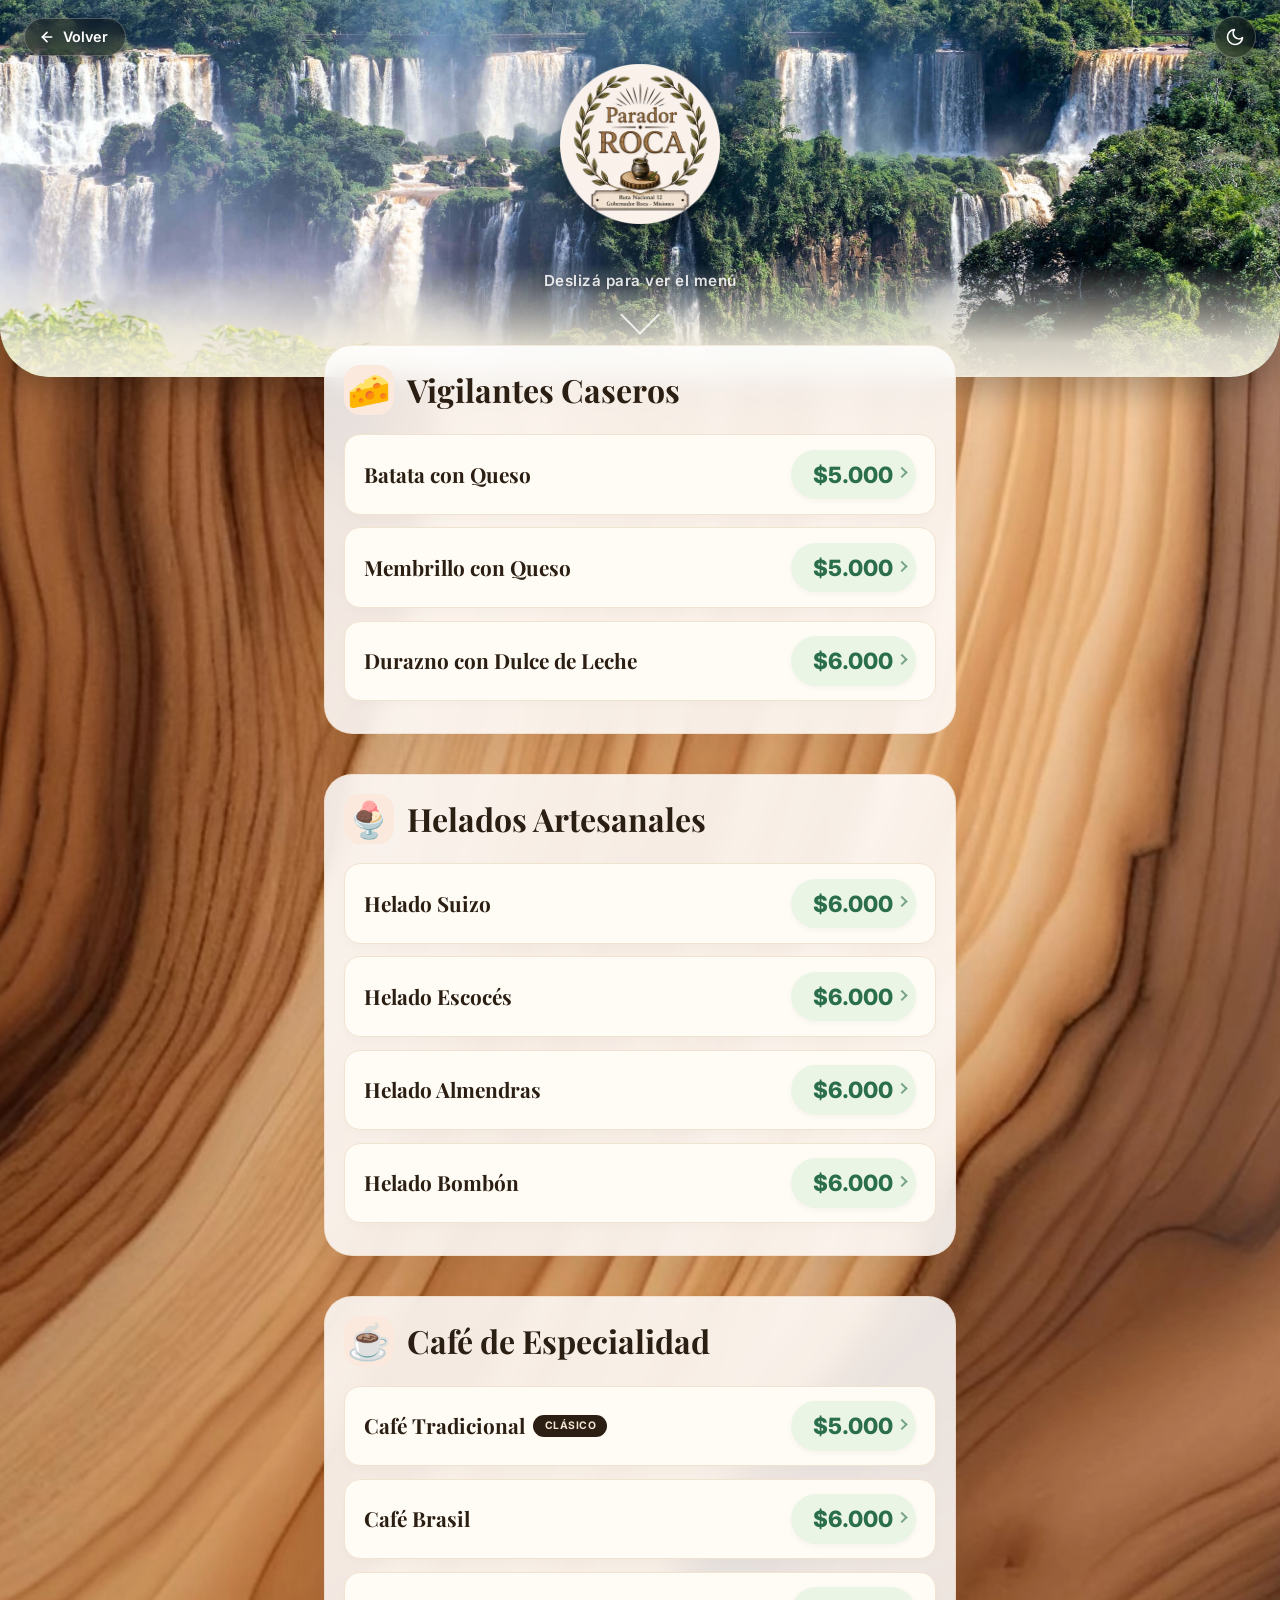
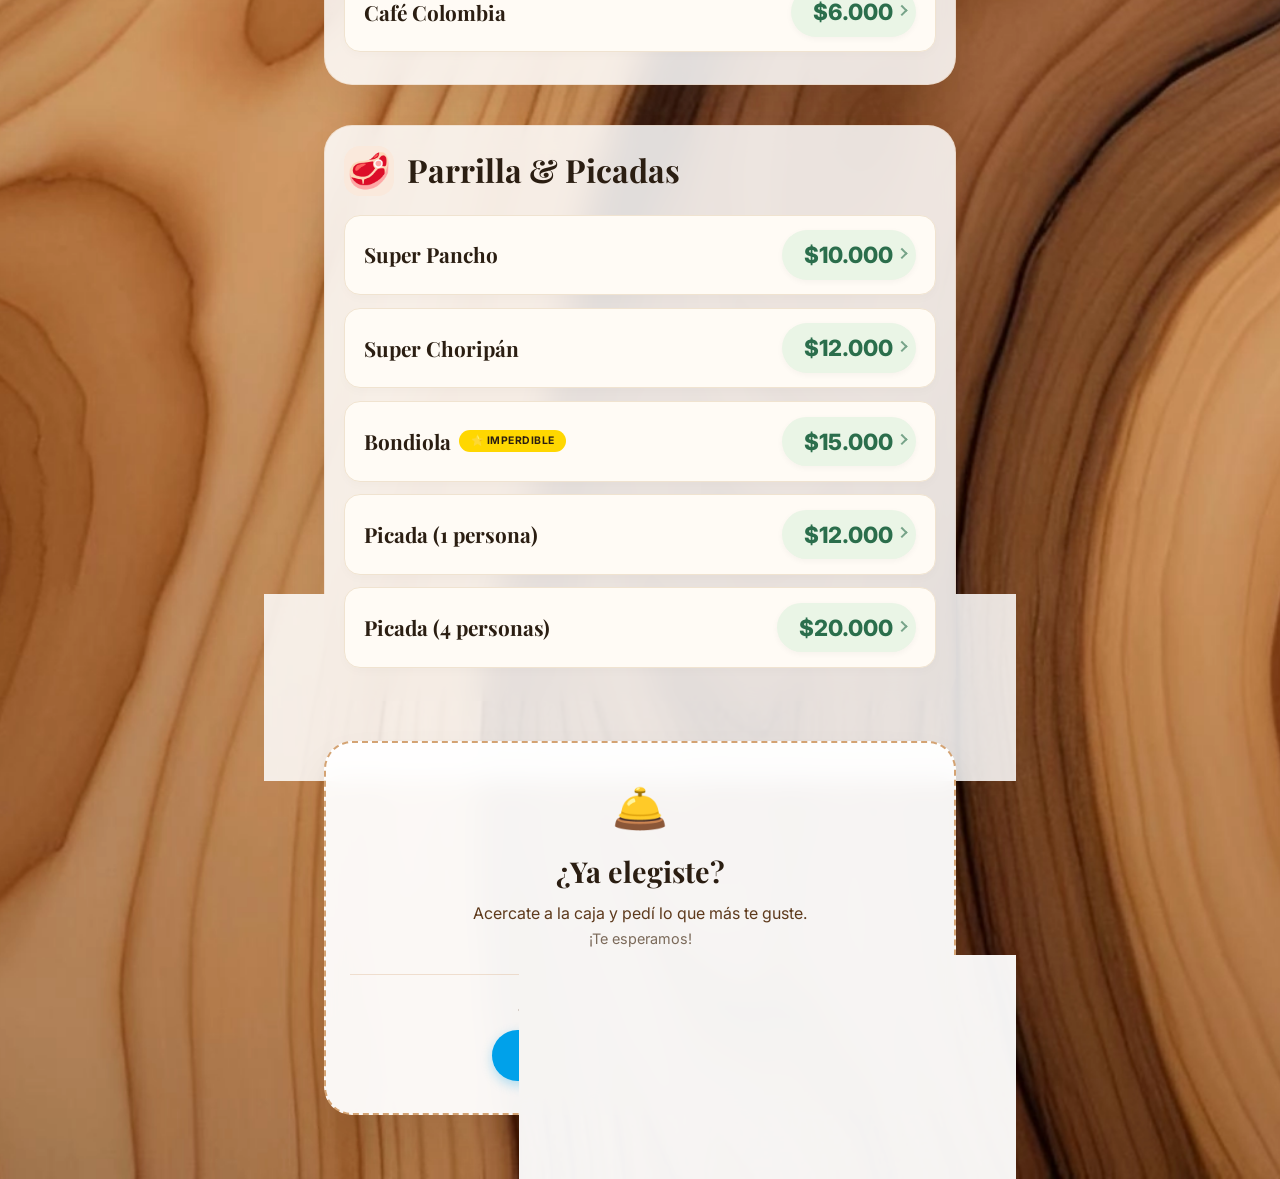
<file: menu/menu.html>
<!DOCTYPE html>
<html lang="es">
<head>
    <meta charset="UTF-8">
    <script>
        // Anti-flash: aplicar tema ANTES de pintar la página
        // Comparte la misma clave 'paradorTheme' que la home → sincronizado
        (function() {
            try {
                var saved = localStorage.getItem('paradorTheme');
                var prefersDark = window.matchMedia('(prefers-color-scheme: dark)').matches;
                var theme = (saved === 'dark' || saved === 'light')
                    ? saved
                    : (prefersDark ? 'dark' : 'light');
                document.documentElement.setAttribute('data-theme', theme);
            } catch (e) {
                document.documentElement.setAttribute('data-theme', 'light');
            }
        })();
    </script>
    <meta name="viewport" content="width=device-width, initial-scale=1.0, maximum-scale=5.0, viewport-fit=cover, user-scalable=yes">
    <meta name="description" content="Carta digital de Parador Roca. Vigilantes, helados artesanales, café de especialidad y parrilla. Pagá fácil con Mercado Pago.">
    <meta name="theme-color" content="#5e3a1c">
    <meta name="apple-mobile-web-app-capable" content="yes">
    <meta name="apple-mobile-web-app-status-bar-style" content="black-translucent">
    <title>Parador Roca · Carta Digital</title>

    <link rel="icon" type="image/x-icon" href="img/favicon.ico">
    <link rel="apple-touch-icon" href="img/apple-touch-icon.png">

    <link rel="preload" href="img/hero-bg.webp" as="image" fetchpriority="high">
    <link rel="preload" href="img/logo.webp" as="image">

    <link rel="preconnect" href="https://fonts.googleapis.com">
    <link rel="preconnect" href="https://fonts.gstatic.com" crossorigin>
    <link href="https://fonts.googleapis.com/css2?family=Playfair+Display:wght@700;900&family=Inter:wght@400;600;700&display=swap" rel="stylesheet">

    <style>
        html {
            -webkit-text-size-adjust: 100%;
            scroll-behavior: smooth;
            overflow-x: hidden;
        }

        * {
            margin: 0;
            padding: 0;
            box-sizing: border-box;
            -webkit-tap-highlight-color: transparent;
            -webkit-font-smoothing: antialiased;
            -moz-osx-font-smoothing: grayscale;
        }

        /* =========================================================
           TEMA CLARO (por defecto)
           ========================================================= */
        :root {
            --texto: #2b1e12;
            --verde: #2b6e4c;
            --dorado: #d4a373;
            --fondo-body: #f5efe0;
            --fondo-section: rgba(255, 255, 255, 0.85);
            --fondo-section-solid: rgba(255, 255, 255, 0.95);
            --fondo-item: #fffbf5;
            --fondo-item-hover: #fff6ed;
            --fondo-item-active: #fff6ed;
            --borde-item: #f0e3d0;
            --fondo-icon: #fae9dc;
            --fondo-precio: #eaf5e6;
            --fondo-precio-active: #d4ead5;
            --precio-texto: #2b6e4c;
            --texto-secundario: #5e3a1c;
            --texto-muted: #7b6a5a;
            --badge-clasico-bg: #2b1e12;
            --badge-clasico-texto: #f5e6d3;
            --hero-fade: linear-gradient(to bottom, transparent 0%, rgba(245,239,224,0.85) 70%, rgba(245,239,224,0.95) 100%);

            --sombra-suave: 0 20px 40px rgba(0,0,0,0.06);
            --borde-radio: clamp(20px, 5vw, 28px);
            --item-padding: clamp(0.8rem, 3vw, 1.2rem);
            --safe-bottom: env(safe-area-inset-bottom, 0px);
        }

        /* =========================================================
           TEMA OSCURO
           ========================================================= */
        [data-theme="dark"] {
            --texto: #f0e6dc;
            --verde: #4fa876;
            --dorado: #e0b585;
            --fondo-body: #1a1410;
            --fondo-section: rgba(37, 32, 24, 0.88);
            --fondo-section-solid: rgba(37, 32, 24, 0.97);
            --fondo-item: #2a2218;
            --fondo-item-hover: #332a1e;
            --fondo-item-active: #332a1e;
            --borde-item: #3a2f24;
            --fondo-icon: #332a1e;
            --fondo-precio: rgba(79, 168, 118, 0.18);
            --fondo-precio-active: rgba(79, 168, 118, 0.28);
            --precio-texto: #6fd39a;
            --texto-secundario: #c4b0a0;
            --texto-muted: #8a7565;
            --badge-clasico-bg: #f0e6dc;
            --badge-clasico-texto: #2b1e12;
            --hero-fade: linear-gradient(to bottom, transparent 0%, rgba(26,20,16,0.85) 70%, rgba(26,20,16,0.95) 100%);

            --sombra-suave: 0 20px 40px rgba(0,0,0,0.4);
        }

        /* Transición suave al cambiar de tema */
        html.theme-transition,
        html.theme-transition *,
        html.theme-transition *::before,
        html.theme-transition *::after {
            transition: background-color 0.35s ease,
                        color 0.35s ease,
                        border-color 0.35s ease,
                        box-shadow 0.35s ease !important;
            transition-delay: 0s !important;
        }

        body {
            font-family: 'Inter', -apple-system, BlinkMacSystemFont, 'Segoe UI', sans-serif;
            background: url('img/fondo.webp') center/cover scroll;
            background-color: var(--fondo-body);
            color: var(--texto);
            line-height: 1.5;
            min-height: 100vh;
            min-height: -webkit-fill-available;
            padding-bottom: calc(2rem + var(--safe-bottom));
            overflow-x: hidden;
            -webkit-overflow-scrolling: touch;
            position: relative;
            transition: background-color 0.3s ease, color 0.3s ease;
        }

        /* ===================== Hero ===================== */
        .hero {
            position: relative;
            background: url('img/hero-bg.webp') center/cover no-repeat;
            background-color: #5e3a1c;
            color: white;
            padding: clamp(2.5rem, 10vw, 4rem) 1.5rem 3rem;
            text-align: center;
            border-bottom-left-radius: clamp(30px, 8vw, 50px);
            border-bottom-right-radius: clamp(30px, 8vw, 50px);
            z-index: 1;
            box-shadow: 0 15px 30px rgba(0,0,0,0.25);
            overflow: hidden;
        }

        [data-theme="dark"] .hero {
            background-color: #1f1814;
        }

        .hero::after {
            content: "";
            position: absolute;
            bottom: 0;
            left: 0;
            width: 100%;
            height: 30%;
            background: var(--hero-fade);
            z-index: 0;
            pointer-events: none;
            transition: background 0.3s ease;
        }

        /* ===================== Botones flotantes (Volver + Tema) ===================== */
        .top-actions {
            position: absolute;
            top: max(1rem, env(safe-area-inset-top, 0px));
            left: clamp(0.8rem, 3vw, 1.5rem);
            right: clamp(0.8rem, 3vw, 1.5rem);
            z-index: 10;
            display: flex;
            align-items: center;
            justify-content: space-between;
            gap: 0.5rem;
            pointer-events: none;
        }
        .top-actions > * {
            pointer-events: auto;
        }

        .back-button {
            display: inline-flex;
            align-items: center;
            gap: 0.45rem;
            padding: 0.6rem 1.1rem 0.6rem 0.9rem;
            background: rgba(0, 0, 0, 0.4);
            backdrop-filter: blur(10px);
            -webkit-backdrop-filter: blur(10px);
            color: #fff;
            text-decoration: none;
            font-family: 'Inter', sans-serif;
            font-weight: 600;
            font-size: clamp(0.8rem, 3vw, 0.9rem);
            border-radius: 50px;
            border: 1px solid rgba(255, 255, 255, 0.25);
            box-shadow: 0 4px 12px rgba(0, 0, 0, 0.25);
            transition: background 0.25s ease, transform 0.15s ease;
            -webkit-tap-highlight-color: transparent;
            touch-action: manipulation;
            cursor: pointer;
            line-height: 1;
        }
        @supports not ((backdrop-filter: blur(10px)) or (-webkit-backdrop-filter: blur(10px))) {
            .back-button { background: rgba(0, 0, 0, 0.65); }
        }
        .back-button svg {
            flex-shrink: 0;
            transition: transform 0.2s ease;
        }
        .back-button:hover,
        .back-button:focus-visible {
            background: rgba(0, 0, 0, 0.65);
            outline: none;
        }
        .back-button:hover svg {
            transform: translateX(-2px);
        }
        .back-button:active {
            transform: scale(0.96);
        }
        @media (hover: hover) and (pointer: fine) {
            .back-button:hover {
                background: rgba(0, 0, 0, 0.65);
            }
        }

        /* Botón de tema */
        .theme-toggle {
            display: flex;
            align-items: center;
            justify-content: center;
            width: 42px;
            height: 42px;
            border-radius: 50%;
            background: rgba(0, 0, 0, 0.4);
            backdrop-filter: blur(10px);
            -webkit-backdrop-filter: blur(10px);
            border: 1px solid rgba(255, 255, 255, 0.25);
            color: #fff;
            cursor: pointer;
            box-shadow: 0 4px 12px rgba(0, 0, 0, 0.25);
            transition: background 0.25s ease, transform 0.15s ease;
            -webkit-tap-highlight-color: transparent;
            touch-action: manipulation;
            flex-shrink: 0;
            padding: 0;
        }
        @supports not ((backdrop-filter: blur(10px)) or (-webkit-backdrop-filter: blur(10px))) {
            .theme-toggle { background: rgba(0, 0, 0, 0.65); }
        }
        .theme-toggle:hover,
        .theme-toggle:focus-visible {
            background: rgba(0, 0, 0, 0.65);
            outline: none;
        }
        .theme-toggle:focus-visible {
            outline: 2px solid #fff;
            outline-offset: 2px;
        }
        .theme-toggle:active {
            transform: scale(0.96);
        }
        .theme-toggle svg {
            width: 20px;
            height: 20px;
            transition: transform 0.45s cubic-bezier(0.34, 1.56, 0.64, 1);
        }
        .theme-toggle .icon-sun { display: none; }
        .theme-toggle .icon-moon { display: block; }
        [data-theme="dark"] .theme-toggle .icon-sun { display: block; }
        [data-theme="dark"] .theme-toggle .icon-moon { display: none; }
        .theme-toggle:hover svg { transform: rotate(20deg); }

        .hero-content {
            position: relative;
            z-index: 2;
            max-width: 500px;
            margin: 0 auto;
        }

        .logo-hero {
            width: clamp(110px, 30vw, 160px);
            height: auto;
            margin-bottom: 2.5rem;
            filter: drop-shadow(0 8px 16px rgba(0,0,0,0.5));
        }

        .scroll-indicator {
            display: flex;
            flex-direction: column;
            align-items: center;
            gap: 0.5rem;
            opacity: 0.9;
            animation: float 2s ease-in-out infinite;
        }

        .scroll-text {
            font-size: 0.95rem;
            font-weight: 600;
            letter-spacing: 0.5px;
            color: rgba(255,255,255,0.95);
            text-shadow: 0 2px 6px rgba(0,0,0,0.5);
        }

        .scroll-arrow {
            width: 28px;
            height: 28px;
            border-left: 2px solid white;
            border-bottom: 2px solid white;
            transform: rotate(-45deg);
            opacity: 0.9;
        }

        @keyframes float {
            0%, 100% { transform: translateY(0); }
            50% { transform: translateY(6px); }
        }

        .container {
            max-width: 680px;
            margin: -2rem auto 0;
            padding: 0 clamp(0.8rem, 3vw, 1.5rem);
            position: relative;
            z-index: 2;
        }

        .section {
            background: var(--fondo-section);
            backdrop-filter: blur(12px);
            -webkit-backdrop-filter: blur(12px);
            border-radius: var(--borde-radio);
            padding: var(--item-padding);
            margin-bottom: clamp(1.5rem, 4vw, 2.5rem);
            box-shadow: var(--sombra-suave);
            border: 1px solid rgba(212,163,115,0.2);
            transition: background 0.3s ease, border-color 0.3s ease, box-shadow 0.3s ease;
        }
        [data-theme="dark"] .section {
            border-color: rgba(224, 181, 133, 0.15);
        }

        .section-header {
            display: flex;
            align-items: center;
            gap: 0.8rem;
            margin-bottom: 1.2rem;
        }

        .section-icon {
            font-size: clamp(1.8rem, 5vw, 2.2rem);
            background: var(--fondo-icon);
            width: clamp(40px, 10vw, 50px);
            height: clamp(40px, 10vw, 50px);
            border-radius: 16px;
            display: flex;
            align-items: center;
            justify-content: center;
            flex-shrink: 0;
            transition: background 0.3s ease;
        }

        .section-title {
            font-family: 'Playfair Display', serif;
            font-size: clamp(1.6rem, 6vw, 2rem);
            font-weight: 700;
            color: var(--texto);
            line-height: 1.2;
            transition: color 0.3s ease;
        }

        .item-no-img {
            background: var(--fondo-item);
            border-radius: 16px;
            padding: 0.9rem 1.2rem;
            margin-bottom: 0.8rem;
            display: flex;
            align-items: center;
            justify-content: space-between;
            flex-wrap: wrap;
            gap: 0.5rem;
            box-shadow: 0 4px 10px rgba(0,0,0,0.02);
            border: 1px solid var(--borde-item);
            transition: all 0.25s ease;
            animation: fadeUp 0.5s ease forwards;
            opacity: 0;
            touch-action: manipulation;
            user-select: none;
            -webkit-user-select: none;
        }

        .item-no-img:active {
            background: var(--fondo-item-active);
            border-color: var(--dorado);
            transform: scale(0.98);
            box-shadow: 0 8px 15px rgba(0,0,0,0.05);
        }

        @media (hover: hover) {
            .item-no-img:hover {
                background: var(--fondo-item-hover);
                border-color: var(--dorado);
                transform: translateX(4px);
                box-shadow: 0 8px 15px rgba(0,0,0,0.05);
            }
        }

        .item-name {
            font-family: 'Playfair Display', serif;
            font-weight: 700;
            font-size: clamp(1rem, 3.5vw, 1.3rem);
            display: flex;
            align-items: center;
            gap: 0.5rem;
            flex-wrap: wrap;
            pointer-events: none;
            color: var(--texto);
            transition: color 0.3s ease;
        }

        .item-price {
            font-weight: 800;
            font-size: clamp(1rem, 3.5vw, 1.4rem);
            color: var(--precio-texto);
            background: var(--fondo-precio);
            padding: 0.5rem 1.4rem;
            border-radius: 30px;
            white-space: nowrap;
            flex-shrink: 0;
            transition: transform 0.15s ease, background 0.2s ease, color 0.3s ease;
            box-shadow: 0 2px 6px rgba(0,0,0,0.04);
            touch-action: manipulation;
            position: relative;
            cursor: pointer;
            outline: none;
            min-width: 80px;
            text-align: center;
        }

        .item-price:focus-visible {
            outline: 2px solid var(--verde);
            outline-offset: 2px;
        }

        .item-price::after {
            content: "";
            position: absolute;
            right: 0.6rem;
            top: 50%;
            width: 6px;
            height: 6px;
            border-right: 2px solid var(--precio-texto);
            border-bottom: 2px solid var(--precio-texto);
            transform: translateY(-70%) rotate(-45deg);
            opacity: 0.6;
            transition: opacity 0.2s, border-color 0.3s;
        }

        .item-price:active {
            transform: scale(0.95);
            background: var(--fondo-precio-active);
        }

        .badge {
            font-size: 0.65rem;
            font-weight: 700;
            text-transform: uppercase;
            letter-spacing: 0.5px;
            padding: 0.2rem 0.7rem;
            border-radius: 20px;
            font-family: 'Inter', -apple-system, sans-serif;
            white-space: nowrap;
            pointer-events: none;
        }
        .badge-star { background: #ffd700; color: #2b1e12; }
        .badge-clasico { background: var(--badge-clasico-bg); color: var(--badge-clasico-texto); transition: background 0.3s ease, color 0.3s ease; }

        .order-section {
            text-align: center;
            background: var(--fondo-section-solid);
            backdrop-filter: blur(12px);
            -webkit-backdrop-filter: blur(12px);
            border-radius: var(--borde-radio);
            padding: 2rem 1.5rem;
            margin-bottom: 2rem;
            box-shadow: var(--sombra-suave);
            border: 2px dashed var(--dorado);
            scroll-margin-top: 2rem;
            transition: background 0.3s ease, border-color 0.3s ease;
        }

        .order-icon {
            font-size: 2.8rem;
            margin-bottom: 0.5rem;
            display: inline-block;
            animation: bellRing 2s ease-in-out infinite;
            transform-origin: top center;
        }

        @keyframes bellRing {
            0%, 100% { transform: rotate(0); }
            10% { transform: rotate(10deg); }
            20% { transform: rotate(-10deg); }
            30% { transform: rotate(8deg); }
            40% { transform: rotate(-8deg); }
            50% { transform: rotate(5deg); }
            60% { transform: rotate(-5deg); }
            70% { transform: rotate(2deg); }
            80% { transform: rotate(-2deg); }
            90% { transform: rotate(0); }
        }

        .order-title {
            font-family: 'Playfair Display', serif;
            font-size: clamp(1.4rem, 5vw, 1.8rem);
            font-weight: 700;
            color: var(--texto);
            margin-bottom: 0.5rem;
            transition: color 0.3s ease;
        }

        .order-text {
            font-size: 1rem;
            color: var(--texto-secundario);
            margin-bottom: 0.2rem;
            transition: color 0.3s ease;
        }

        .order-hint {
            font-size: 0.9rem;
            color: var(--texto-muted);
            transition: color 0.3s ease;
        }

        .payment-option {
            margin-top: 1.5rem;
            padding-top: 1.2rem;
            border-top: 1px solid rgba(212,163,115,0.3);
        }

        .payment-text {
            font-size: 0.95rem;
            color: var(--texto-secundario);
            margin-bottom: 0.8rem;
            font-weight: 500;
            transition: color 0.3s ease;
        }

        .btn-mercadopago {
            display: inline-flex;
            align-items: center;
            justify-content: center;
            gap: 0.6rem;
            background: #00a1ea;
            color: white;
            padding: 0.85rem 2.2rem;
            border-radius: 50px;
            font-weight: 700;
            text-decoration: none;
            font-size: 1rem;
            box-shadow: 0 4px 12px rgba(0,161,234,0.3);
            transition: background 0.3s ease, transform 0.2s ease;
            touch-action: manipulation;
            min-height: 48px;
        }

        .btn-mercadopago:active {
            background: #008cc9;
            transform: scale(0.97);
        }

        @media (hover: hover) {
            .btn-mercadopago:hover {
                background: #008cc9;
                transform: scale(1.02);
            }
        }

        .mp-logo {
            width: 24px;
            height: 24px;
            flex-shrink: 0;
        }

        @media (max-width: 400px) {
            .item-no-img {
                flex-direction: column;
                align-items: flex-start;
            }
            .item-price {
                align-self: flex-end;
                margin-top: 0.2rem;
            }
        }

        @media (max-width: 320px) {
            .item-price {
                padding: 0.4rem 1rem;
                font-size: 0.9rem;
            }
            .btn-mercadopago {
                padding: 0.7rem 1.5rem;
                font-size: 0.9rem;
            }
            .theme-toggle {
                width: 38px;
                height: 38px;
            }
            .theme-toggle svg {
                width: 18px;
                height: 18px;
            }
        }

        @supports (-webkit-touch-callout: none) {
            .section,
            .order-section {
                backdrop-filter: none;
                -webkit-backdrop-filter: none;
                background: var(--fondo-section-solid);
            }
        }

        @keyframes fadeUp {
            from { opacity: 0; transform: translateY(10px); }
            to { opacity: 1; transform: translateY(0); }
        }

        img {
            max-width: 100%;
            height: auto;
        }

        @media (prefers-reduced-motion: reduce) {
            *, *::before, *::after {
                animation-duration: 0.01ms !important;
                animation-iteration-count: 1 !important;
                transition-duration: 0.01ms !important;
                scroll-behavior: auto !important;
            }
            .item-no-img { opacity: 1; }
            html.theme-transition,
            html.theme-transition * {
                transition: none !important;
            }
        }
    </style>
</head>
<body>
    <header class="hero">
        <div class="top-actions">
            <a href="../index.html" class="back-button" aria-label="Volver a la página principal">
                <svg width="16" height="16" viewBox="0 0 24 24" fill="none" stroke="currentColor" stroke-width="2.5" stroke-linecap="round" stroke-linejoin="round" aria-hidden="true">
                    <line x1="19" y1="12" x2="5" y2="12"></line>
                    <polyline points="12 19 5 12 12 5"></polyline>
                </svg>
                Volver
            </a>

            <button class="theme-toggle" id="themeToggle" type="button" aria-label="Cambiar a modo oscuro" aria-pressed="false" title="Modo oscuro">
                <svg class="icon-moon" viewBox="0 0 24 24" fill="none" stroke="currentColor" stroke-width="2" stroke-linecap="round" stroke-linejoin="round" aria-hidden="true">
                    <path d="M21 12.79A9 9 0 1 1 11.21 3 7 7 0 0 0 21 12.79z"></path>
                </svg>
                <svg class="icon-sun" viewBox="0 0 24 24" fill="none" stroke="currentColor" stroke-width="2" stroke-linecap="round" stroke-linejoin="round" aria-hidden="true">
                    <circle cx="12" cy="12" r="4"></circle>
                    <line x1="12" y1="2" x2="12" y2="5"></line>
                    <line x1="12" y1="19" x2="12" y2="22"></line>
                    <line x1="4.22" y1="4.22" x2="6.34" y2="6.34"></line>
                    <line x1="17.66" y1="17.66" x2="19.78" y2="19.78"></line>
                    <line x1="2" y1="12" x2="5" y2="12"></line>
                    <line x1="19" y1="12" x2="22" y2="12"></line>
                    <line x1="4.22" y1="19.78" x2="6.34" y2="17.66"></line>
                    <line x1="17.66" y1="6.34" x2="19.78" y2="4.22"></line>
                </svg>
            </button>
        </div>

        <div class="hero-content">
            <img src="img/logo.webp" alt="Logotipo de Parador Roca" class="logo-hero" width="160" height="160" fetchpriority="high" loading="eager" onerror="this.style.display='none'">
            <div class="scroll-indicator">
                <span class="scroll-text">Deslizá para ver el menú</span>
                <div class="scroll-arrow"></div>
            </div>
        </div>
    </header>

    <main class="container" id="menu">
        <!-- 1. VIGILANTES -->
        <section class="section">
            <div class="section-header">
                <div class="section-icon" aria-hidden="true">🧀</div>
                <h2 class="section-title">Vigilantes Caseros</h2>
            </div>

            <div class="item-no-img">
                <h3 class="item-name">Batata con Queso</h3>
                <p class="item-price" role="button" tabindex="0" aria-label="Ir a opciones de pago, precio 5.000">$5.000</p>
            </div>
            <div class="item-no-img">
                <h3 class="item-name">Membrillo con Queso</h3>
                <p class="item-price" role="button" tabindex="0" aria-label="Ir a opciones de pago, precio 5.000">$5.000</p>
            </div>
            <div class="item-no-img">
                <h3 class="item-name">Durazno con Dulce de Leche</h3>
                <p class="item-price" role="button" tabindex="0" aria-label="Ir a opciones de pago, precio 6.000">$6.000</p>
            </div>
        </section>

        <!-- 2. HELADOS -->
        <section class="section">
            <div class="section-header">
                <div class="section-icon" aria-hidden="true">🍨</div>
                <h2 class="section-title">Helados Artesanales</h2>
            </div>

            <div class="item-no-img">
                <h3 class="item-name">Helado Suizo</h3>
                <p class="item-price" role="button" tabindex="0" aria-label="Ir a opciones de pago, precio 6.000">$6.000</p>
            </div>
            <div class="item-no-img">
                <h3 class="item-name">Helado Escocés</h3>
                <p class="item-price" role="button" tabindex="0" aria-label="Ir a opciones de pago, precio 6.000">$6.000</p>
            </div>
            <div class="item-no-img">
                <h3 class="item-name">Helado Almendras</h3>
                <p class="item-price" role="button" tabindex="0" aria-label="Ir a opciones de pago, precio 6.000">$6.000</p>
            </div>
            <div class="item-no-img">
                <h3 class="item-name">Helado Bombón</h3>
                <p class="item-price" role="button" tabindex="0" aria-label="Ir a opciones de pago, precio 6.000">$6.000</p>
            </div>
        </section>

        <!-- 3. CAFÉS -->
        <section class="section">
            <div class="section-header">
                <div class="section-icon" aria-hidden="true">☕</div>
                <h2 class="section-title">Café de Especialidad</h2>
            </div>

            <div class="item-no-img">
                <h3 class="item-name">Café Tradicional <span class="badge badge-clasico">Clásico</span></h3>
                <p class="item-price" role="button" tabindex="0" aria-label="Ir a opciones de pago, precio 5.000">$5.000</p>
            </div>
            <div class="item-no-img">
                <h3 class="item-name">Café Brasil</h3>
                <p class="item-price" role="button" tabindex="0" aria-label="Ir a opciones de pago, precio 6.000">$6.000</p>
            </div>
            <div class="item-no-img">
                <h3 class="item-name">Café Colombia</h3>
                <p class="item-price" role="button" tabindex="0" aria-label="Ir a opciones de pago, precio 6.000">$6.000</p>
            </div>
        </section>

        <!-- 4. PARRILLA & PICADAS -->
        <section class="section">
            <div class="section-header">
                <div class="section-icon" aria-hidden="true">🥩</div>
                <h2 class="section-title">Parrilla & Picadas</h2>
            </div>

            <div class="item-no-img">
                <h3 class="item-name">Super Pancho</h3>
                <p class="item-price" role="button" tabindex="0" aria-label="Ir a opciones de pago, precio 10.000">$10.000</p>
            </div>
            <div class="item-no-img">
                <h3 class="item-name">Super Choripán</h3>
                <p class="item-price" role="button" tabindex="0" aria-label="Ir a opciones de pago, precio 12.000">$12.000</p>
            </div>
            <div class="item-no-img">
                <h3 class="item-name">Bondiola <span class="badge badge-star">⭐ Imperdible</span></h3>
                <p class="item-price" role="button" tabindex="0" aria-label="Ir a opciones de pago, precio 15.000">$15.000</p>
            </div>
            <div class="item-no-img">
                <h3 class="item-name">Picada (1 persona)</h3>
                <p class="item-price" role="button" tabindex="0" aria-label="Ir a opciones de pago, precio 12.000">$12.000</p>
            </div>
            <div class="item-no-img">
                <h3 class="item-name">Picada (4 personas)</h3>
                <p class="item-price" role="button" tabindex="0" aria-label="Ir a opciones de pago, precio 20.000">$20.000</p>
            </div>
        </section>

        <!-- PEDÍ EN CAJA + MERCADO PAGO -->
        <section id="pedir-en-caja" class="order-section">
            <div class="order-icon">🛎️</div>
            <h2 class="order-title">¿Ya elegiste?</h2>
            <p class="order-text">Acercate a la caja y pedí lo que más te guste.</p>
            <p class="order-hint">¡Te esperamos!</p>

            <div class="payment-option">
                <p class="payment-text">¿Querés pagar ahora con tu celu?</p>
                <a href="https://link.mercadopago.com.ar/paradoroca" target="_blank" rel="noopener" class="btn-mercadopago" aria-label="Pagar con Mercado Pago">
                    <svg class="mp-logo" viewBox="0 0 24 24" width="24" height="24" fill="none" xmlns="http://www.w3.org/2000/svg">
                        <circle cx="12" cy="12" r="12" fill="white" fill-opacity="0.2"/>
                        <path d="M8 10.5V16.5C8 17.3284 8.67157 18 9.5 18H14.5C15.3284 18 16 17.3284 16 16.5V10.5M8 10.5L10 8.5H14L16 10.5M8 10.5H16M12 13.5V15.5M9 13H15" stroke="white" stroke-width="1.5" stroke-linecap="round" stroke-linejoin="round"/>
                    </svg>
                    Pagar con Mercado Pago
                </a>
                <noscript>
                    <p style="margin-top: 0.8rem; font-size: 0.9rem;">
                        También podés pagar en:
                        <a href="https://link.mercadopago.com.ar/paradoroca" target="_blank" rel="noopener" style="color:#00a1ea; font-weight:600;">link.mercadopago.com.ar/paradoroca</a>
                    </p>
                </noscript>
            </div>
        </section>
    </main>

    <script>
        /* =========================================================
           Tema claro / oscuro — sincronizado con la home
           ========================================================= */
        (function themeController() {
            const root = document.documentElement;
            const toggle = document.getElementById('themeToggle');
            const metaThemeColor = document.querySelector('meta[name="theme-color"]');
            const prefersReducedMotion = window.matchMedia('(prefers-reduced-motion: reduce)').matches;

            function getCurrentTheme() {
                const attr = root.getAttribute('data-theme');
                return (attr === 'dark' || attr === 'light') ? attr : 'light';
            }

            function updateToggleUI(theme) {
                if (!toggle) return;
                const isDark = theme === 'dark';
                toggle.setAttribute('aria-pressed', String(isDark));
                toggle.setAttribute('aria-label', isDark ? 'Cambiar a modo claro' : 'Cambiar a modo oscuro');
                toggle.setAttribute('title', isDark ? 'Modo claro' : 'Modo oscuro');
            }

            function updateThemeColor(theme) {
                if (!metaThemeColor) return;
                metaThemeColor.setAttribute('content', theme === 'dark' ? '#1a1410' : '#5e3a1c');
            }

            function applyTheme(theme, animate) {
                if (animate && !prefersReducedMotion) {
                    root.classList.add('theme-transition');
                    window.clearTimeout(applyTheme._t);
                    applyTheme._t = window.setTimeout(() => {
                        root.classList.remove('theme-transition');
                    }, 420);
                }
                root.setAttribute('data-theme', theme);
                updateToggleUI(theme);
                updateThemeColor(theme);
            }

            function setTheme(theme, save) {
                applyTheme(theme, true);
                if (save) {
                    try { localStorage.setItem('paradorTheme', theme); } catch (e) {}
                }
            }

            const initial = getCurrentTheme();
            updateToggleUI(initial);
            updateThemeColor(initial);

            if (toggle) {
                toggle.addEventListener('click', () => {
                    const next = getCurrentTheme() === 'dark' ? 'light' : 'dark';
                    setTheme(next, true);
                });
            }

            // Escuchar cambios del sistema si el usuario no eligió manualmente
            try {
                const mq = window.matchMedia('(prefers-color-scheme: dark)');
                const handler = (e) => {
                    let saved = null;
                    try { saved = localStorage.getItem('paradorTheme'); } catch (err) {}
                    if (saved !== 'dark' && saved !== 'light') {
                        applyTheme(e.matches ? 'dark' : 'light', true);
                    }
                };
                if (mq.addEventListener) mq.addEventListener('change', handler);
                else if (mq.addListener) mq.addListener(handler);
            } catch (e) {}
        })();

        /* =========================================================
           Menú: interacción con precios
           ========================================================= */
        (function menuInteractions() {
            const isTouchDevice = 'ontouchstart' in window || navigator.maxTouchPoints > 0;
            const priceElements = document.querySelectorAll('.item-price');

            function goToPayment(e) {
                e.preventDefault();
                e.stopPropagation();
                const target = document.getElementById('pedir-en-caja');
                if (target) {
                    target.scrollIntoView({ behavior: 'smooth', block: 'center' });
                }
            }

            function addTapFeedback(el) {
                el.style.transform = 'scale(0.95)';
                setTimeout(() => { el.style.transform = ''; }, 150);
            }

            priceElements.forEach(price => {
                price.addEventListener('keydown', (e) => {
                    if (e.key === 'Enter' || e.key === ' ') {
                        e.preventDefault();
                        goToPayment(e);
                        addTapFeedback(price);
                    }
                });

                if (isTouchDevice) {
                    let startX = 0, startY = 0;
                    let swiped = false;

                    price.addEventListener('touchstart', (e) => {
                        startX = e.touches[0].clientX;
                        startY = e.touches[0].clientY;
                        swiped = false;
                    }, { passive: true });

                    price.addEventListener('touchmove', (e) => {
                        if (!swiped) {
                            const dx = e.touches[0].clientX - startX;
                            const dy = e.touches[0].clientY - startY;
                            if (Math.abs(dx) > 15 || Math.abs(dy) > 15) {
                                swiped = true;
                            }
                        }
                    }, { passive: true });

                    price.addEventListener('touchend', (e) => {
                        if (!swiped) {
                            goToPayment(e);
                            addTapFeedback(price);
                        }
                    });

                    price.addEventListener('click', (e) => e.preventDefault());
                } else {
                    price.addEventListener('click', (e) => {
                        goToPayment(e);
                        addTapFeedback(price);
                    });
                }
            });

            const items = document.querySelectorAll('.item-no-img');
            if ('IntersectionObserver' in window) {
                const observer = new IntersectionObserver((entries) => {
                    entries.forEach(entry => {
                        if (entry.isIntersecting) {
                            entry.target.style.animationPlayState = 'running';
                            observer.unobserve(entry.target);
                        }
                    });
                }, { threshold: 0.1 });

                items.forEach((item, i) => {
                    item.style.animationDelay = `${i * 0.05}s`;
                    item.style.animationPlayState = 'paused';
                    observer.observe(item);
                });
            } else {
                items.forEach((item, i) => {
                    item.style.animationDelay = `${i * 0.05}s`;
                    item.style.animationPlayState = 'running';
                });
            }

            document.addEventListener('gesturestart', (e) => e.preventDefault());
        })();
    </script>
</body>
</html>
</file>
